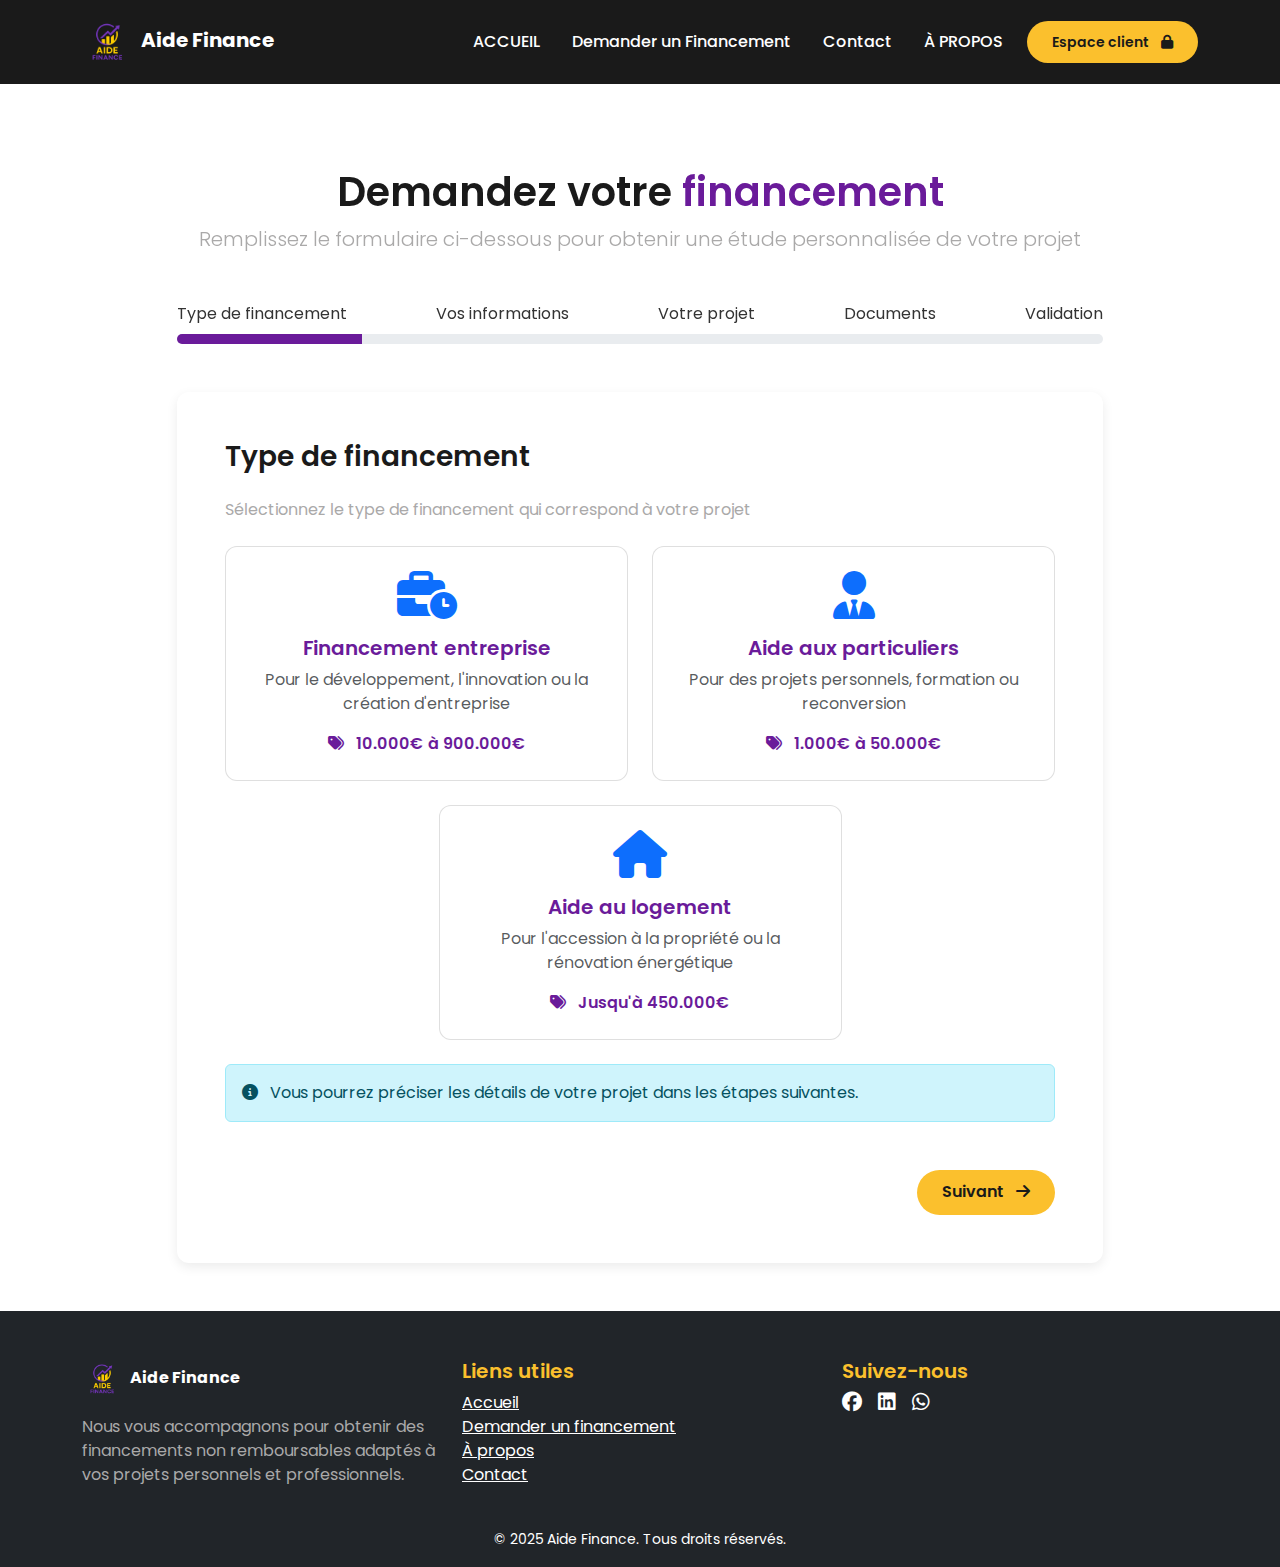
<file: demander-un-financement.html>
<!DOCTYPE html>
<html lang="fr">
<head>
    <meta charset="UTF-8">
    <meta name="viewport" content="width=device-width, initial-scale=1.0">
    <title>Demander un Financement - Aide Finance</title>
    <meta name="description" content="Demandez votre financement non remboursable de 1 000€ à 900 000€ pour vos projets personnels ou professionnels.">
    <!-- Favicon -->
    <link rel="icon" href="assets/favicon.png" type="image/png">
    <!-- Bootstrap CSS -->
    <link href="https://cdn.jsdelivr.net/npm/bootstrap@5.3.0/dist/css/bootstrap.min.css" rel="stylesheet">
    <!-- Font Awesome -->
    <link rel="stylesheet" href="https://cdnjs.cloudflare.com/ajax/libs/font-awesome/6.4.0/css/all.min.css">
    <!-- Google Fonts -->
    <link href="https://fonts.googleapis.com/css2?family=Poppins:wght@400;500;600;700&family=Roboto:wght@400;500&display=swap" rel="stylesheet">
    <!-- AOS Animation -->
    <link href="https://unpkg.com/aos@2.3.1/dist/aos.css" rel="stylesheet">
    <!-- Custom CSS -->
    <link rel="stylesheet" href="css/style.css">
    <style>
        .progress-bar {
            background-color: var(--primary-color);
        }
        .form-section {
            display: none;
        }
        .form-section.active {
            display: block;
        }
        .form-navigation {
            display: flex;
            justify-content: space-between;
            margin-top: 2rem;
        }
        .confirmation-icon {
            font-size: 5rem;
            color: var(--primary-color);
            margin-bottom: 1.5rem;
        }
        .upload-area {
            border: 2px dashed #ddd;
            border-radius: 10px;
            padding: 2rem;
            text-align: center;
            cursor: pointer;
            transition: all 0.3s ease;
        }
        .upload-area:hover {
            border-color: var(--primary-light);
            background-color: rgba(106, 27, 154, 0.05);
        }
        .upload-icon {
            font-size: 3rem;
            color: var(--primary-light);
            margin-bottom: 1rem;
        }
        .file-name {
            margin-top: 1rem;
            font-weight: 500;
            color: var(--primary-color);
        }
        .finance-type-card {
            transition: all 0.3s ease;
            cursor: pointer;
            height: 100%;
        }
        .finance-type-card:hover {
            transform: translateY(-5px);
            box-shadow: 0 10px 20px rgba(0,0,0,0.1) !important;
        }
        .finance-type-card.selected {
            border: 2px solid var(--primary-color) !important;
            background-color: rgba(106, 27, 154, 0.05);
        }
        .cursor-pointer {
            cursor: pointer;
        }
        .card-title {
            color: var(--primary-color);
            font-weight: 600;
        }
        .card {
            border: 1px solid rgba(0,0,0,0.125);
            border-radius: 12px;
            overflow: hidden;
        }
    </style>
</head>
<body>
    <!-- Navigation -->
    <nav class="navbar navbar-expand-lg navbar-dark fixed-top">
        <div class="container">
            <a class="navbar-brand" href="index.html" aria-label="Retour à l'accueil">
                <img src="assets/logo-aide-finance.png" alt="Aide Finance" height="50">
                <span class="ms-1">Aide Finance</span>
            </a>
            <button class="navbar-toggler" type="button" data-bs-toggle="collapse" data-bs-target="#navbarNav" aria-controls="navbarNav" aria-expanded="false" aria-label="Ouvrir la navigation">
                <span class="navbar-toggler-icon"></span>
            </button>
            <div class="collapse navbar-collapse" id="navbarNav">
                <ul class="navbar-nav ms-auto">
                    <li class="nav-item">
                        <a class="nav-link" href="index.html">ACCUEIL</a>
                    </li>
                    <li class="nav-item">
                        <a class="nav-link active" href="demander-un-financement.html" aria-current="page">Demander un Financement</a>
                    </li>
                    <li class="nav-item">
                        <a class="nav-link" href="contact.html">Contact</a>
                    </li>
                    <li class="nav-item">
                        <a class="nav-link" href="a-propos.html">À PROPOS</a>
                    </li>
                </ul>
                <div class="ms-lg-3 mt-3 mt-lg-0">
                    <a href="espace-client.html" class="btn btn-sm btn-gold">Espace client <i class="fas fa-lock ms-2" aria-hidden="true"></i></a>
                </div>
            </div>
        </div>
    </nav>

    <!-- Hero Section -->
    <section class="demande-section pt-6" style="padding-top:120px;">
        <div class="container py-5">
            <div class="row justify-content-center">
                <div class="col-lg-10">
                    <div class="text-center mb-5" data-aos="fade-up">
                        <h1 class="section-title">Demandez votre <span class="highlight">financement</span></h1>
                        <p class="lead">Remplissez le formulaire ci-dessous pour obtenir une étude personnalisée de votre projet</p>
                    </div>

                    <!-- Progress Bar -->
                    <div class="mb-5" data-aos="fade-up" data-aos-delay="100">
                        <div class="d-none d-md-flex justify-content-between mb-2">
                            <span>Type de financement</span>
                            <span>Vos informations</span>
                            <span>Votre projet</span>
                            <span>Documents</span>
                            <span>Validation</span>
                        </div>
                        <div class="progress mb-3" style="height: 10px;">
                            <div class="progress-bar" role="progressbar" style="width: 20%;" aria-valuenow="20" aria-valuemin="0" aria-valuemax="100"></div>
                        </div>
                    </div>

                    <!-- Form Steps -->
                    <div class="stat-card p-4 p-md-5">
                        <!-- Step 1: Type de financement -->
                        <div class="form-section active" id="step1">
                            <h3 class="mb-4">Type de financement</h3>
                            <p class="mb-4">Sélectionnez le type de financement qui correspond à votre projet</p>
                            
                            <div class="row g-4">
                                <div class="col-md-6">
                                    <div class="card finance-type-card h-100" data-type="entreprise">
                                        <div class="card-body text-center p-4">
                                            <div class="mb-3">
                                                <i class="fas fa-business-time fa-3x text-primary"></i>
                                            </div>
                                            <h5 class="card-title">Financement entreprise</h5>
                                            <p class="text-muted">Pour le développement, l'innovation ou la création d'entreprise</p>
                                            <div class="price-range mt-3">
                                                <i class="fas fa-tags me-2"></i> 10.000€ à 900.000€
                                            </div>
                                        </div>
                                    </div>
                                </div>
                                <div class="col-md-6">
                                    <div class="card finance-type-card h-100" data-type="particulier">
                                        <div class="card-body text-center p-4">
                                            <div class="mb-3">
                                                <i class="fas fa-user-tie fa-3x text-primary"></i>
                                            </div>
                                            <h5 class="card-title">Aide aux particuliers</h5>
                                            <p class="text-muted">Pour des projets personnels, formation ou reconversion</p>
                                            <div class="price-range mt-3">
                                                <i class="fas fa-tags me-2"></i> 1.000€ à 50.000€
                                            </div>
                                        </div>
                                    </div>
                                </div>
                                <div class="col-md-6 offset-md-3 mt-4">
                                    <div class="card finance-type-card h-100" data-type="logement">
                                        <div class="card-body text-center p-4">
                                            <div class="mb-3">
                                                <i class="fas fa-home fa-3x text-primary"></i>
                                            </div>
                                            <h5 class="card-title">Aide au logement</h5>
                                            <p class="text-muted">Pour l'accession à la propriété ou la rénovation énergétique</p>
                                            <div class="price-range mt-3">
                                                <i class="fas fa-tags me-2"></i> Jusqu'à 450.000€
                                            </div>
                                        </div>
                                    </div>
                                </div>
                            </div>

                            <div class="alert alert-info mt-4">
                                <i class="fas fa-info-circle me-2"></i> Vous pourrez préciser les détails de votre projet dans les étapes suivantes.
                            </div>

                            <div class="form-navigation mt-5">
                                <div></div> <!-- Empty div for spacing -->
                                <button class="btn btn-gold" onclick="validateStep1()">Suivant <i class="fas fa-arrow-right ms-2"></i></button>
                            </div>
                        </div>

                        <!-- Step 2: Informations personnelles -->
                        <div class="form-section" id="step2">
                            <h3 class="mb-4">Vos informations</h3>
                            <p class="mb-4">Renseignez vos coordonnées pour que nous puissions vous recontacter</p>
                            
                            <div class="row g-3">
                                <div class="col-md-6">
                                    <label for="civilite" class="form-label">Civilité *</label>
                                    <select class="form-select" id="civilite" required>
                                        <option value="" selected disabled>Sélectionnez</option>
                                        <option value="monsieur">Monsieur</option>
                                        <option value="madame">Madame</option>
                                    </select>
                                </div>
                                <div class="col-md-6">
                                    <label for="nom" class="form-label">Nom complet *</label>
                                    <input type="text" class="form-control" id="nom" required>
                                </div>
                                <div class="col-md-6">
                                    <label for="email" class="form-label">Adresse email *</label>
                                    <input type="email" class="form-control" id="email" required>
                                </div>
                                <div class="col-md-6">
                                    <label for="telephone" class="form-label">Téléphone *</label>
                                    <input type="tel" class="form-control" id="telephone" required>
                                </div>
                                <div class="col-12">
                                    <label for="adresse" class="form-label">Adresse *</label>
                                    <input type="text" class="form-control" id="adresse" required>
                                </div>
                                <div class="col-md-4">
                                    <label for="codePostal" class="form-label">Code postal *</label>
                                    <input type="text" class="form-control" id="codePostal" required>
                                </div>
                                <div class="col-md-8">
                                    <label for="ville" class="form-label">Ville *</label>
                                    <input type="text" class="form-control" id="ville" required>
                                </div>
                            </div>

                            <div class="form-navigation mt-5">
                                <button class="btn btn-outline-secondary" onclick="prevStep(2)"><i class="fas fa-arrow-left me-2"></i> Retour</button>
                                <button class="btn btn-gold" onclick="nextStep(2)">Suivant <i class="fas fa-arrow-right ms-2"></i></button>
                            </div>
                        </div>

                        <!-- Step 3: Détails du projet -->
                        <div class="form-section" id="step3">
                            <h3 class="mb-4">Votre projet</h3>
                            <p class="mb-4">Décrivez-nous votre projet en détail</p>
                            
                            <div class="mb-3">
                                <label for="titreProjet" class="form-label">Titre du projet *</label>
                                <input type="text" class="form-control" id="titreProjet" required>
                            </div>
                            <div class="mb-3">
                                <label for="descriptionProjet" class="form-label">Description détaillée *</label>
                                <textarea class="form-control" id="descriptionProjet" rows="5" required></textarea>
                                <div class="info-text">Décrivez votre projet, ses objectifs, son avancement et ses besoins spécifiques</div>
                            </div>
                            <div class="row g-3">
                                <div class="col-md-6">
                                    <label for="montantDemande" class="form-label">Montant demandé (€) *</label>
                                    <input type="number" class="form-control" id="montantDemande" min="1000" max="900000" required>
                                </div>
                                <div class="col-md-6">
                                    <label for="dureeProjet" class="form-label">Durée estimée du projet *</label>
                                    <select class="form-select" id="dureeProjet" required>
                                        <option value="" selected disabled>Sélectionnez</option>
                                        <option value="<3">Moins de 3 mois</option>
                                        <option value="3-6">3 à 6 mois</option>
                                        <option value="6-12">6 à 12 mois</option>
                                        <option value=">12">Plus de 12 mois</option>
                                    </select>
                                </div>
                            </div>

                            <div class="form-navigation mt-5">
                                <button class="btn btn-outline-secondary" onclick="prevStep(3)"><i class="fas fa-arrow-left me-2"></i> Retour</button>
                                <button class="btn btn-gold" onclick="nextStep(3)">Suivant <i class="fas fa-arrow-right ms-2"></i></button>
                            </div>
                        </div>

                        <!-- Step 4: Documents -->
                        <div class="form-section" id="step4">
                            <h3 class="mb-4">Documents à fournir</h3>
                            <p class="mb-4">Téléchargez les documents nécessaires à l'étude de votre dossier</p>
                            
                            <div class="mb-4">
                                <div class="upload-area" id="cvUpload">
                                    <div class="upload-icon">
                                        <i class="fas fa-cloud-upload-alt"></i>
                                    </div>
                                    <h5>CV ou profil professionnel</h5>
                                    <p>Glissez-déposez votre fichier ici ou <span class="text-primary cursor-pointer">parcourir</span></p>
                                    <p class="text-muted small">Formats acceptés: PDF, DOC, DOCX (max. 5MB)</p>
                                    <div class="file-name" id="cvFileName"></div>
                                </div>
                                <input type="file" id="cvInput" class="d-none" accept=".pdf,.doc,.docx">
                            </div>

                            <div class="mb-4">
                                <div class="upload-area" id="projetUpload">
                                    <div class="upload-icon">
                                        <i class="fas fa-file-pdf"></i>
                                    </div>
                                    <h5>Dossier de projet détaillé (optionnel)</h5>
                                    <p>Glissez-déposez votre fichier ici ou <span class="text-primary cursor-pointer">parcourir</span></p>
                                    <p class="text-muted small">Formats acceptés: PDF, DOC, DOCX (max. 10MB)</p>
                                    <div class="file-name" id="projetFileName"></div>
                                </div>
                                <input type="file" id="projetInput" class="d-none" accept=".pdf,.doc,.docx">
                            </div>

                            <div class="form-check mb-4">
                                <input class="form-check-input" type="checkbox" id="conditions" required>
                                <label class="form-check-label" for="conditions">
                                    J'accepte les <a href="#" class="text-primary">conditions générales</a> et la <a href="#" class="text-primary">politique de confidentialité</a> *
                                </label>
                            </div>

                            <div class="form-navigation mt-5">
                                <button class="btn btn-outline-secondary" onclick="prevStep(4)"><i class="fas fa-arrow-left me-2"></i> Retour</button>
                                <button class="btn btn-gold" onclick="nextStep(4)">Soumettre la demande <i class="fas fa-check ms-2"></i></button>
                            </div>
                        </div>

                        <!-- Step 5: Confirmation -->
                        <div class="form-section" id="step5">
                            <div class="text-center py-5">
                                <div class="confirmation-icon">
                                    <i class="fas fa-check-circle"></i>
                                </div>
                                <h3 class="mb-3">Votre demande a été envoyée avec succès !</h3>
                                <p class="mb-4">Nous avons bien reçu votre demande de financement et allons l'étudier dans les plus brefs délais.</p>
                                <p class="mb-4">Un conseiller vous contactera sous <strong>72 heures maximum</strong> pour discuter de votre projet.</p>
                                <div class="d-flex justify-content-center gap-3 flex-wrap">
                                    <a href="index.html" class="btn btn-outline-primary">Retour à l'accueil</a>
                                    <a href="#" class="btn btn-gold">Espace client</a>
                                </div>
                            </div>
                        </div>
                    </div>
                </div>
            </div>
        </div>
    </section>

    <!-- Footer -->
    <footer class="footer-section bg-dark text-white pt-5 pb-3">
        <div class="container">
            <div class="row g-4">
                <!-- Logo + description -->
                <div class="col-md-4">
                    <a href="index.html" class="navbar-brand text-white">
                        <img src="assets/logo-aide-finance.png" alt="Aide Finance" height="40">
                        <span class="ms-1">Aide Finance</span>
                    </a>
                    <p class="mt-3">Nous vous accompagnons pour obtenir des financements non remboursables adaptés à vos projets personnels et professionnels.</p>
                </div>
                <!-- Liens rapides -->
                <div class="col-md-4">
                    <h5>Liens utiles</h5>
                    <ul class="list-unstyled mt-2">
                        <li><a href="index.html" class="text-white">Accueil</a></li>
                        <li><a href="demander-un-financement.html" class="text-white">Demander un financement</a></li>
                        <li><a href="a-propos.html" class="text-white">À propos</a></li>
                        <li><a href="contact.html" class="text-white">Contact</a></li>
                    </ul>
                </div>
                <!-- Réseaux sociaux -->
                <div class="col-md-4">
                    <h5>Suivez-nous</h5>
                    <div class="d-flex gap-3 mt-2">
                        <a href="#" class="text-white" aria-label="Facebook"><i class="fab fa-facebook fa-lg"></i></a>
                        <a href="#" class="text-white" aria-label="LinkedIn"><i class="fab fa-linkedin fa-lg"></i></a>
                        <a href="#" class="text-white" aria-label="WhatsApp"><i class="fab fa-whatsapp fa-lg"></i></a>
                    </div>
                </div>
            </div>
            <div class="text-center mt-4">
                <small>&copy; 2025 Aide Finance. Tous droits réservés.</small>
            </div>
        </div>
    </footer>
    <!-- Modal pour la sélection du type de financement -->
    <div class="modal fade" id="financementModal" tabindex="-1" aria-labelledby="financementModalLabel" aria-hidden="true">
        <div class="modal-dialog modal-dialog-centered">
            <div class="modal-content">
                <div class="modal-header border-0">
                    <div class="modal-icon text-center mb-3">
                        <i class="fas fa-exclamation-circle fa-3x text-warning"></i>
                    </div>
                    <button type="button" class="btn-close" data-bs-dismiss="modal" aria-label="Close"></button>
                </div>
                <div class="modal-body text-center py-0">
                    <h5 class="modal-title mb-3" id="financementModalLabel">Sélection requise</h5>
                    <p>Veuillez sélectionner un type de financement pour continuer.</p>
                </div>
                <div class="modal-footer border-0 justify-content-center">
                    <button type="button" class="btn btn-gold" data-bs-dismiss="modal">J'ai compris</button>
                </div>
            </div>
        </div>
    </div>
    <!-- JS Libraries -->
    <script src="https://cdn.jsdelivr.net/npm/bootstrap@5.3.0/dist/js/bootstrap.bundle.min.js"></script>
    <script src="https://unpkg.com/aos@2.3.1/dist/aos.js"></script>
    <script>
        // Init animations
        AOS.init({ once: true, duration: 700, offset: 80 });

        // Navbar scroll effect
        window.addEventListener("scroll", function () {
            var navbar = document.querySelector(".navbar");
            if (window.scrollY > 50) {
                navbar.classList.add("scrolled");
            } else {
                navbar.classList.remove("scrolled");
            }
        });

        // Form navigation
        let currentStep = 1;
        const totalSteps = 5;
        let financeType = '';

        // Initialize finance type selection
        document.querySelectorAll('.finance-type-card').forEach(card => {
            card.addEventListener('click', function() {
                // Remove selected class from all cards
                document.querySelectorAll('.finance-type-card').forEach(c => {
                    c.classList.remove('selected');
                });
                
                // Add selected class to clicked card
                this.classList.add('selected');
                
                // Store the selected finance type
                financeType = this.getAttribute('data-type');
            });
        });

        function validateStep1() {
            if (!financeType) {
                // Afficher le modal au lieu d'une alerte
                var modal = new bootstrap.Modal(document.getElementById('financementModal'));
                modal.show();
                return;
            }
            nextStep(1);
        }

        function updateProgressBar() {
            const progressPercentage = ((currentStep - 1) / (totalSteps - 1)) * 100;
            document.querySelector('.progress-bar').style.width = `${progressPercentage}%`;
        }

        function nextStep(step) {
            // Basic validation before proceeding
            if (step === 2) {
                const requiredFields = document.querySelectorAll('#step2 input[required], #step2 select[required]');
                let valid = true;
                requiredFields.forEach(field => {
                    if (!field.value) {
                        field.classList.add('is-invalid');
                        valid = false;
                    } else {
                        field.classList.remove('is-invalid');
                    }
                });
                if (!valid) return;
            }
            
            if (step === 3) {
                const requiredFields = document.querySelectorAll('#step3 input[required], #step3 textarea[required], #step3 select[required]');
                let valid = true;
                requiredFields.forEach(field => {
                    if (!field.value) {
                        field.classList.add('is-invalid');
                        valid = false;
                    } else {
                        field.classList.remove('is-invalid');
                    }
                });
                if (!valid) return;
            }
            
            if (step === 4) {
                if (!document.getElementById('conditions').checked) {
                    alert('Veuillez accepter les conditions générales');
                    return;
                }
            }

            document.getElementById(`step${step}`).classList.remove('active');
            currentStep = step + 1;
            document.getElementById(`step${currentStep}`).classList.add('active');
            updateProgressBar();

            // If last step, show confirmation
            if (currentStep === totalSteps) {
                // Here you would typically submit the form data to your server
                console.log('Form submitted with data:', collectFormData());
            }
        }

        function prevStep(step) {
            document.getElementById(`step${step}`).classList.remove('active');
            currentStep = step - 1;
            document.getElementById(`step${currentStep}`).classList.add('active');
            updateProgressBar();
        }

        function collectFormData() {
            return {
                type: financeType,
                civilite: document.getElementById('civilite').value,
                nom: document.getElementById('nom').value,
                email: document.getElementById('email').value,
                telephone: document.getElementById('telephone').value,
                adresse: document.getElementById('adresse').value,
                codePostal: document.getElementById('codePostal').value,
                ville: document.getElementById('ville').value,
                titreProjet: document.getElementById('titreProjet').value,
                descriptionProjet: document.getElementById('descriptionProjet').value,
                montantDemande: document.getElementById('montantDemande').value,
                dureeProjet: document.getElementById('dureeProjet').value,
                conditions: document.getElementById('conditions').checked
            };
        }

        // File upload handling
        document.getElementById('cvUpload').addEventListener('click', () => {
            document.getElementById('cvInput').click();
        });

        document.getElementById('projetUpload').addEventListener('click', () => {
            document.getElementById('projetInput').click();
        });

        document.getElementById('cvInput').addEventListener('change', (e) => {
            if (e.target.files.length > 0) {
                document.getElementById('cvFileName').textContent = e.target.files[0].name;
            }
        });

        document.getElementById('projetInput').addEventListener('change', (e) => {
            if (e.target.files.length > 0) {
                document.getElementById('projetFileName').textContent = e.target.files[0].name;
            }
        });

        // Drag and drop for file uploads
        const preventDefault = (e) => {
            e.preventDefault();
            e.stopPropagation();
        };

        const addDropHighlight = (e) => {
            preventDefault(e);
            e.currentTarget.classList.add('bg-light');
        };

        const removeDropHighlight = (e) => {
            preventDefault(e);
            e.currentTarget.classList.remove('bg-light');
        };

        const handleDrop = (e, inputId, fileNameId) => {
            preventDefault(e);
            e.currentTarget.classList.remove('bg-light');
            
            if (e.dataTransfer.files && e.dataTransfer.files.length > 0) {
                const file = e.dataTransfer.files[0];
                document.getElementById(inputId).files = e.dataTransfer.files;
                document.getElementById(fileNameId).textContent = file.name;
            }
        };

        // Set up drag and drop for both upload areas
        ['cvUpload', 'projetUpload'].forEach(id => {
            const element = document.getElementById(id);
            ['dragenter', 'dragover', 'dragleave', 'drop'].forEach(eventName => {
                element.addEventListener(eventName, preventDefault);
            });
            element.addEventListener('dragenter', addDropHighlight);
            element.addEventListener('dragover', addDropHighlight);
            element.addEventListener('dragleave', removeDropHighlight);
            element.addEventListener('drop', (e) => {
                handleDrop(e, id === 'cvUpload' ? 'cvInput' : 'projetInput', id === 'cvUpload' ? 'cvFileName' : 'projetFileName');
            });
        });
    </script>
</body>
</html>
</file>
<file: css/style.css>
/* =============================
   VARIABLES GLOBALES
============================= */
:root {
  --primary-color: #6a1b9a; /* Violet principal */
  --primary-light: #9c27b0; /* Violet clair */
  --accent-gold: #fbc02d;   /* Or */
  --dark: #1a1a1a;
  --light: #ffffff;
}

/* =============================
   BASE
============================= */
body {
  font-family: 'Poppins', sans-serif;
  color: #333;
  background-color: var(--light);
  overflow-x: hidden;
}

h1, h2, h3, h4, h5, h6 {
  font-weight: 600;
  color: var(--dark);
}

p {
  color: #aaa9a9;
}

.highlight {
  color: var(--primary-color);
}

.btn-gold {
  background: var(--accent-gold);
  color: var(--dark);
  font-weight: 600;
  border-radius: 50px;
  padding: 0.6rem 1.5rem;
  transition: all 0.3s ease;
}

.btn-gold:hover {
  background: #ffca28;
  transform: translateY(-2px);
}

/* =============================
   NAVBAR
============================= */
.navbar {
  background: var(--dark);
  transition: all 0.3s ease;
  /* padding: 1rem 0;*/padding: 0.75rem 0; 
 
}

.navbar.scrolled {
  background: var(--dark);
  box-shadow: 0 4px 6px rgba(0,0,0,0.1);
}

.navbar-brand span {
  font-weight: 700;
  color: var(--light);
}

.nav-link {
  color: var(--light);
  font-weight: 500;
  margin-left: 1rem;
  transition: color 0.3s ease;
}

.nav-link:hover, .nav-link.active {
  color: var(--accent-gold);
}

/* =============================
   HERO SECTION
============================= */
.hero-section h1 {
  font-size: 2.5rem;
  font-weight: 700;
  line-height: 1.3;
}

.hero-section .cta-box {
  margin-top: 1.5rem;
}

.floating-elements .element {
  position: absolute;
  background: var(--accent-gold);
  color: var(--dark);
  padding: 0.5rem;
  border-radius: 50%;
  animation: float 6s ease-in-out infinite;
}

.floating-elements .euro { top: 10%; left: 20%; }
.floating-elements .graph { bottom: 20%; right: 15%; }
.floating-elements .document { top: 30%; right: 30%; }

@keyframes float {
  0%, 100% { transform: translateY(0); }
  50% { transform: translateY(-15px); }
}

/* =============================
   STATS
============================= */
.stat-card {
  background: var(--light);
  border-radius: 12px;
  box-shadow: 0 4px 12px rgba(0,0,0,0.08);
}

.icon-box {
  font-size: 1.8rem;
  color: var(--primary-color);
}

/* =============================
   ABOUT SECTION
============================= */
.about-image .experience-badge {
  position: absolute;
  bottom: 15px;
  right: 15px;
  background: var(--primary-color);
  color: var(--light);
  padding: 0.5rem 1rem;
  border-radius: 12px;
  text-align: center;
}

.about-image .experience-badge .number {
  font-size: 1.5rem;
  font-weight: 700;
}

/* =============================
   SERVICES
============================= */
.service-card {
  background: var(--light);
  border-radius: 16px;
  overflow: hidden;
  box-shadow: 0 4px 10px rgba(0,0,0,0.08);
  transition: transform 0.3s ease;
}

.service-card:hover {
  transform: translateY(-8px);
}

.service-icon {
  position: absolute;
  top: 15px;
  left: 15px;
  background: var(--primary-light);
  color: var(--light);
  padding: 0.6rem;
  border-radius: 50%;
}

.price-range {
  font-weight: 600;
  color: var(--primary-color);
  margin-top: 0.5rem;
}

.service-link {
  display: inline-block;
  margin-top: 0.8rem;
  color: var(--primary-light);
  font-weight: 500;
  text-decoration: none;
  transition: color 0.3s ease;
}

.service-link:hover {
  color: var(--accent-gold);
}

/* =============================
   PROCESS
============================= */
.process-steps .step {
  position: relative;
  background: var(--light);
  padding: 1.5rem;
  border-left: 4px solid var(--primary-color);
  border-radius: 10px;
  box-shadow: 0 2px 8px rgba(0,0,0,0.05);
}

.step-number {
  font-size: 2rem;
  font-weight: 700;
  color: var(--primary-color);
}

.step-icon {
  position: absolute;
  top: 50%;
  right: 20px;
  font-size: 2rem;
  color: var(--accent-gold);
  transform: translateY(-50%);
}

/* =============================
   TESTIMONIALS
============================= */
.testimonial {
  background: var(--light);
  border-radius: 12px;
  box-shadow: 0 4px 12px rgba(0,0,0,0.08);
}

.testimonial img {
  border: 3px solid var(--primary-light);
}

.carousel-indicators button {
  background-color: var(--primary-light);
}

.carousel-control-prev-icon,
.carousel-control-next-icon {
  filter: invert(1);
}

/* =============================
   CTA SECTION
============================= */
.cta-section h2 {
  font-weight: 700;
}

.cta-section .btn-light {
  font-weight: 600;
  border-radius: 50px;
}

/* =============================
   FOOTER
============================= */
.footer-section {
  background: var(--dark);
}

.footer-section h5 {
  color: var(--accent-gold);
  font-weight: 600;
}

.footer-section a:hover {
  color: var(--accent-gold) !important;
}

.footer-section .navbar-brand span {
  color: var(--light);
}


/* =============================
   TESTIMONIALS MODERN
============================= */
.testimonials-section {
    background: linear-gradient(135deg, #f8f9fa 0%, #e9ecef 100%);
    position: relative;
    overflow: hidden;
}

.testimonials-section::before {
    content: "";
    position: absolute;
    top: 0;
    left: 0;
    width: 100%;
    height: 100%;
    background: url('data:image/svg+xml;utf8,<svg xmlns="http://www.w3.org/2000/svg" viewBox="0 0 100 100" width="100" height="100" opacity="0.05"><circle cx="50" cy="50" r="40" stroke="%236a1b9a" fill="none" stroke-width="2"/></svg>');
    opacity: 0.1;
}

.testimonials-modern {
    position: relative;
    max-width: 1200px;
    margin: 0 auto;
    padding: 0 15px;
}

.testimonial-track {
    display: flex;
    gap: 25px;
    overflow-x: hidden;
    scroll-behavior: smooth;
    padding: 20px 10px;
    margin-bottom: 30px;
}

.testimonial-card {
    flex: 0 0 calc(33.333% - 20px);
    background: var(--light);
    border-radius: 16px;
    box-shadow: 0 10px 30px rgba(0, 0, 0, 0.08);
    padding: 25px;
    transition: all 0.3s ease;
    border: 1px solid rgba(106, 27, 154, 0.1);
    position: relative;
}

.testimonial-card::before {
    content: "";
    position: absolute;
    top: 0;
    left: 0;
    width: 5px;
    height: 100%;
    background: linear-gradient(to bottom, var(--primary-color), var(--primary-light));
    border-radius: 16px 0 0 16px;
}

.testimonial-card:hover {
    transform: translateY(-5px);
    box-shadow: 0 15px 35px rgba(0, 0, 0, 0.12);
}

.testimonial-header {
    display: flex;
    align-items: center;
    margin-bottom: 20px;
    position: relative;
}

.client-image {
    width: 60px;
    height: 60px;
    border-radius: 50%;
    overflow: hidden;
    margin-right: 15px;
    border: 3px solid var(--primary-light);
}

.client-image img {
    width: 100%;
    height: 100%;
    object-fit: cover;
}

.client-info h4 {
    margin: 0;
    font-size: 1.1rem;
    color: var(--dark);
}

.client-info p {
    margin: 5px 0 0;
    font-size: 0.85rem;
    color: #777;
}

.quote-icon {
    position: absolute;
    top: 0;
    right: 0;
    color: var(--accent-gold);
    font-size: 1.5rem;
    opacity: 0.7;
}

.testimonial-body {
    margin-bottom: 20px;
}

.rating {
    color: var(--accent-gold);
    margin-bottom: 15px;
    font-size: 0.9rem;
}

.testimonial-text {
    color: #555;
    line-height: 1.6;
    font-style: italic;
    margin: 0;
}

.testimonial-footer {
    border-top: 1px solid rgba(0, 0, 0, 0.05);
    padding-top: 15px;
}

.funding-amount {
    font-weight: 600;
    color: var(--primary-color);
    font-size: 0.9rem;
}

.testimonial-controls {
    display: flex;
    justify-content: center;
    align-items: center;
    gap: 20px;
}

.control-btn {
    width: 50px;
    height: 50px;
    border-radius: 50%;
    background: var(--primary-color);
    color: white;
    border: none;
    display: flex;
    align-items: center;
    justify-content: center;
    cursor: pointer;
    transition: all 0.3s ease;
}

.control-btn:hover {
    background: var(--primary-light);
    transform: scale(1.05);
}

.pagination-dots {
    display: flex;
    gap: 10px;
}

.pagination-dots .dot {
    width: 12px;
    height: 12px;
    border-radius: 50%;
    background: #ddd;
    cursor: pointer;
    transition: all 0.3s ease;
}

.pagination-dots .dot.active {
    background: var(--primary-color);
    transform: scale(1.2);
}

/* Responsive */
@media (max-width: 992px) {
    .testimonial-card {
        flex: 0 0 calc(50% - 15px);
    }
}

@media (max-width: 768px) {
    .testimonial-card {
        flex: 0 0 100%;
    }
    
    .testimonial-controls {
        flex-wrap: wrap;
    }
}
.testimonial-track {
    display: flex;
    gap: 25px;
    overflow-x: auto;
    scroll-behavior: smooth;
    padding: 20px 10px;
    margin-bottom: 30px;
    scrollbar-width: none; /* Masquer la scrollbar sur Firefox */
    -ms-overflow-style: none; /* Masquer la scrollbar sur IE/Edge */
}

.testimonial-track::-webkit-scrollbar {
    display: none; /* Masquer la scrollbar sur Chrome/Safari */
}

.testimonial-card {
    flex: 0 0 calc(33.333% - 17px); /* Ajustement précis pour 3 cartes */
    scroll-snap-align: start;
}

/* Responsive */
@media (max-width: 992px) {
    .testimonial-card {
        flex: 0 0 calc(50% - 12.5px); /* Ajustement pour 2 cartes */
    }
}

@media (max-width: 768px) {
    .testimonial-card {
        flex: 0 0 100%; /* Une carte à la fois sur mobile */
    }
}

/* Modal personnalisé */
.modal-content {
    border-radius: 16px;
    border: none;
    box-shadow: 0 10px 30px rgba(0, 0, 0, 0.15);
}

.modal-icon {
    width: 100%;
    margin-top: -50px;
}

.modal-icon i {
    background: white;
    border-radius: 50%;
    padding: 10px;
    box-shadow: 0 5px 15px rgba(0, 0, 0, 0.1);
}
</file>
